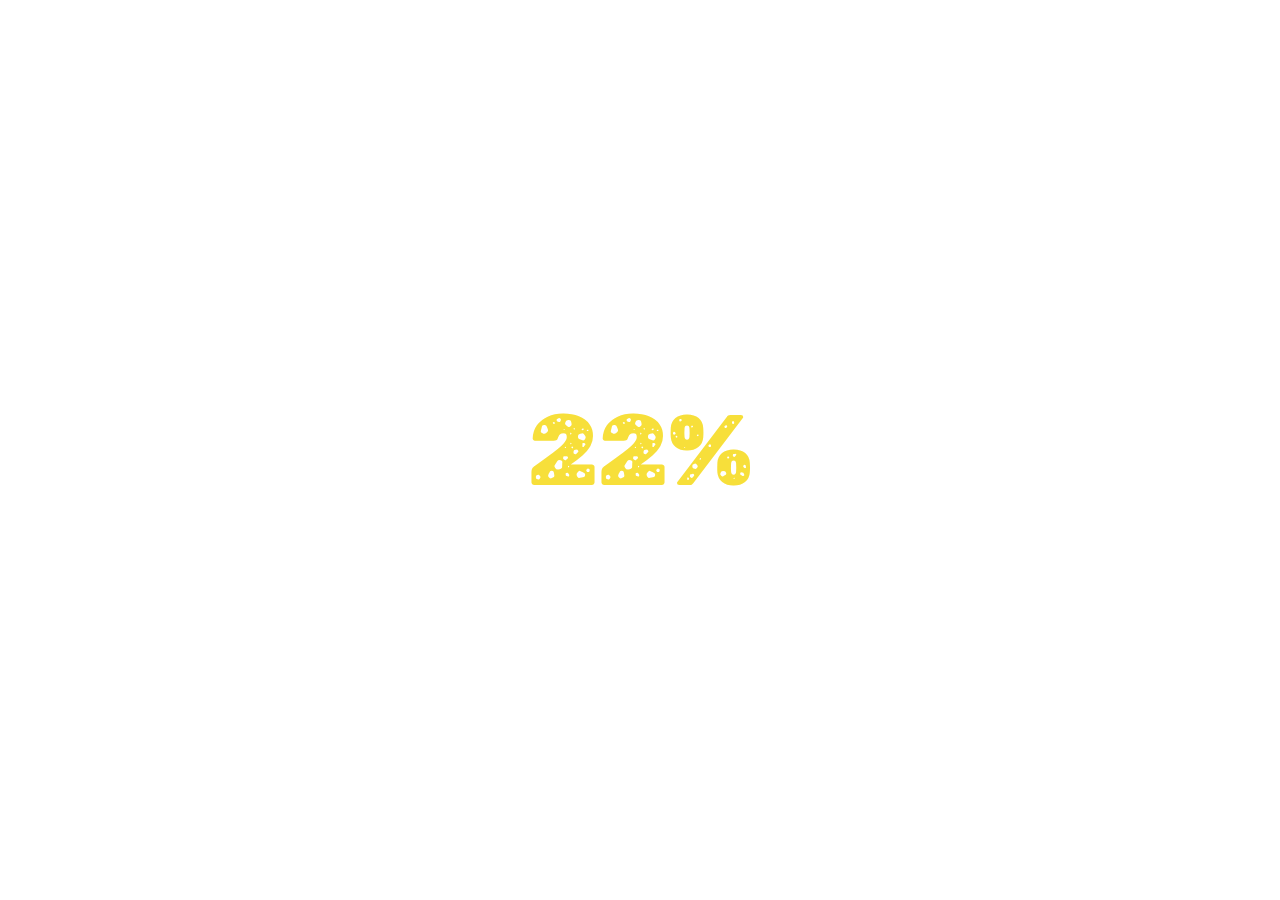
<file: Animasyonlu Yükleme Ekranı/index.html>
<!DOCTYPE html>
<html lang="en">
<head>
    <meta charset="UTF-8">
    <meta name="viewport" content="width=device-width, initial-scale=1.0">
    <title>Loading</title>
    <link rel="stylesheet" href="style.css">
</head>
<body>
    <section class="bg"></section>
    <div class="loading-text">0%</div>


    <script src="app.js"></script>
</body>
</html>
</file>
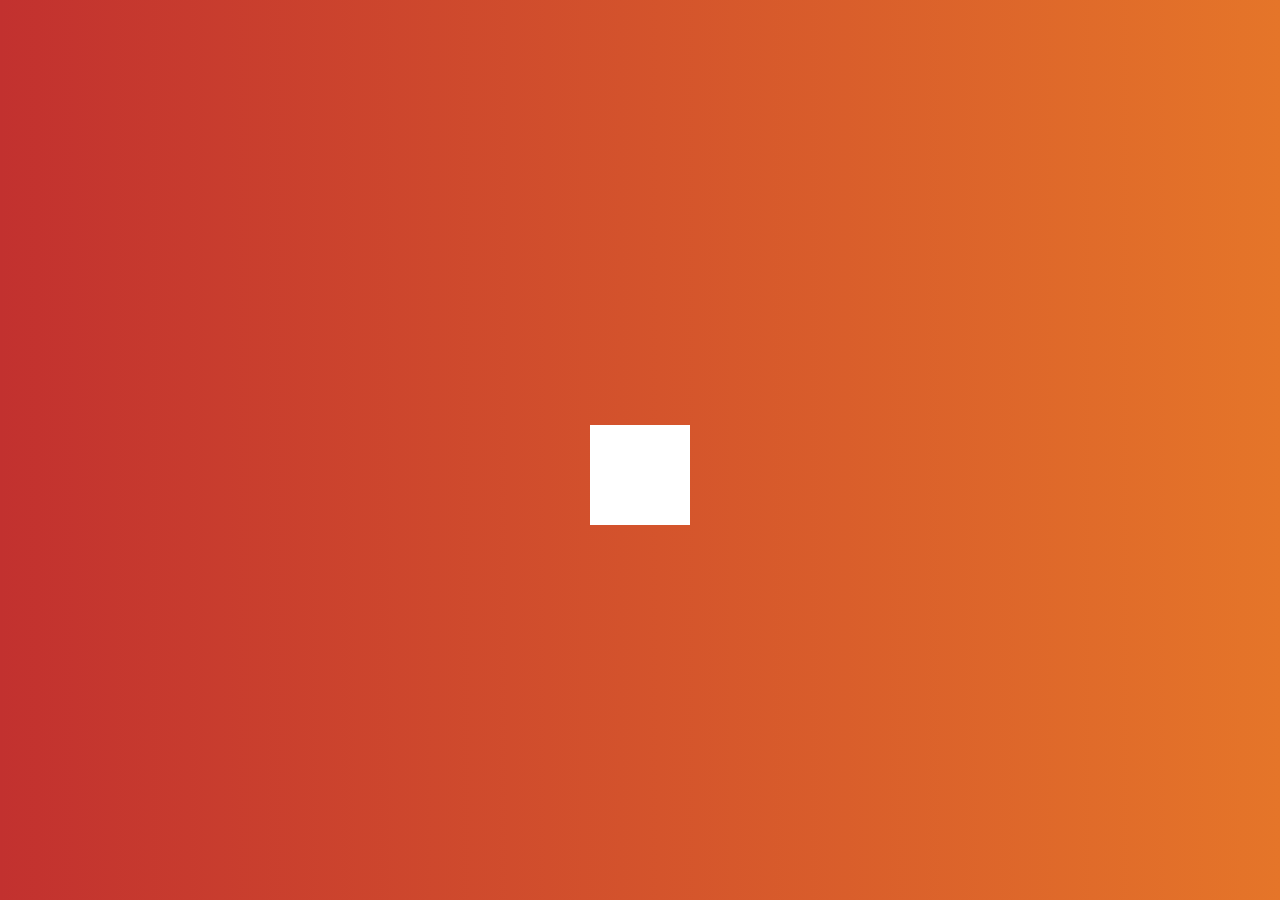
<file: Açılır Kapanır Search/index.html>
<!DOCTYPE html>
<html lang="en">
  <head>
    <meta charset="UTF-8" />
    <meta name="viewport" content="width=device-width, initial-scale=1.0" />
    <link rel="stylesheet" href="https://cdnjs.cloudflare.com/ajax/libs/font-awesome/6.5.1/css/all.min.css" integrity="sha512-DTOQO9RWCH3ppGqcWaEA1BIZOC6xxalwEsw9c2QQeAIftl+Vegovlnee1c9QX4TctnWMn13TZye+giMm8e2LwA==" crossorigin="anonymous" referrerpolicy="no-referrer" />
    <link rel="stylesheet" href="style.css" />
    <title>Hidden Search Widget</title>
  </head>
  <body>
    <div class="search">
        <input type="text" class="input" placeholder="Hızlı Arama..">
        <button class="btn">
            <i class="fa-brands fa-searchengin"></i>
        </button>
    </div>
    <script src="app.js"></script>
  </body>
</html>
</file>
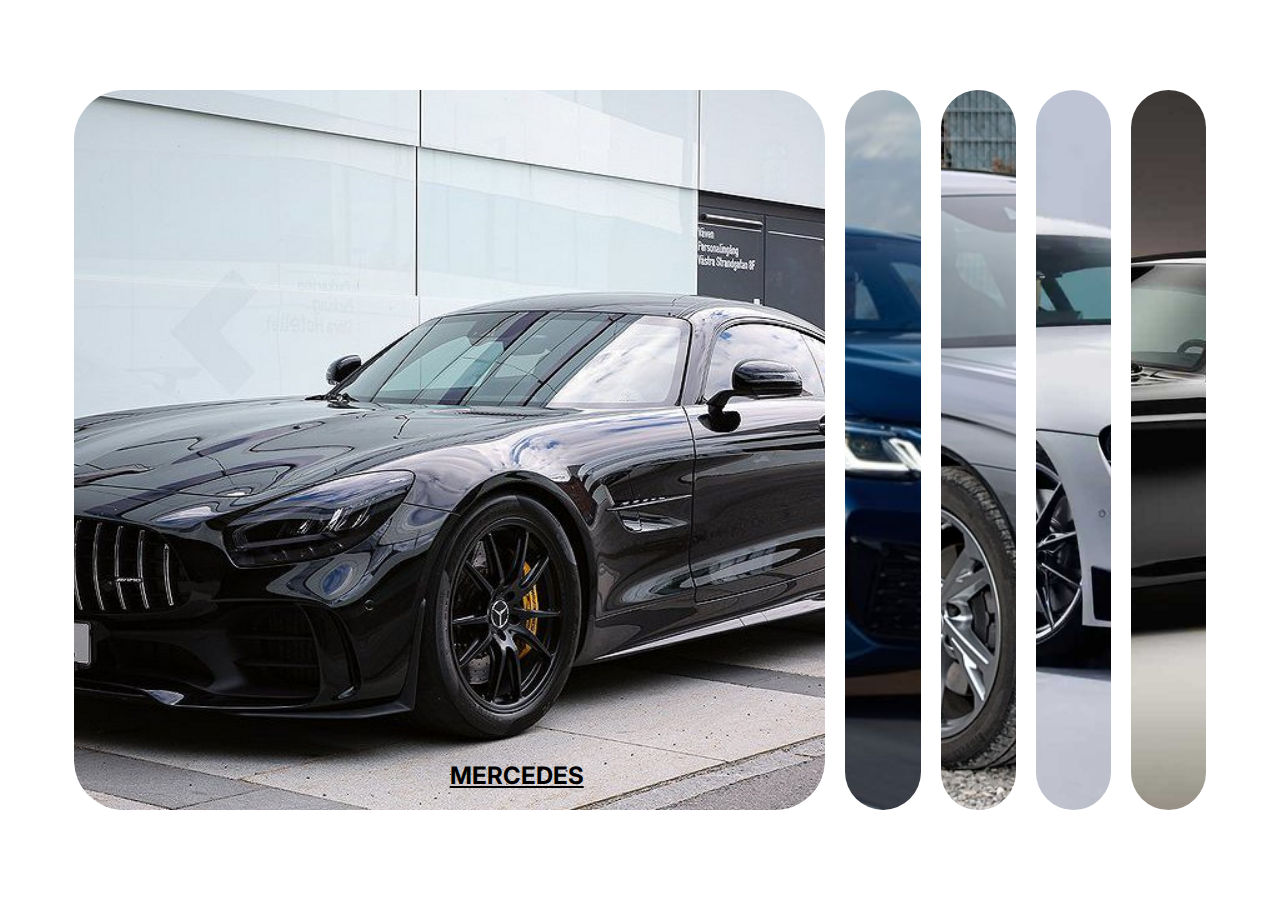
<file: açılır kart/index.html>
<!DOCTYPE html>
<html lang="en">
<head>
    <meta charset="UTF-8">
    <meta name="viewport" content="width=device-width, initial-scale=1.0">
    <link rel="stylesheet" href="style.css">
    <title>Document</title>
</head>
<body>
    <div class="container">
        <div class="panel active " style="background-image: url(mercedes.jpg);">
        <h3>MERCEDES</h3>
    </div>
        <div class="panel" style="background-image: url(bmw.jpg);">
            <h3>BMW</h3>
        </div>
        <div class="panel" style="background-image: url(audi.jpg);">
            <h3>AUDİ</h3>
        </div>
        <div class="panel" style="background-image: url(toyota-supra.jpg);">
            <h3>TOYOTA</h3>
        </div>
        <div class="panel" style="background-image: url(mustang.jpg);">
            <h3>FORD</h3>
        </div>
    </div>

    <script src="app.js"></script>
</body>
</html>
</file>
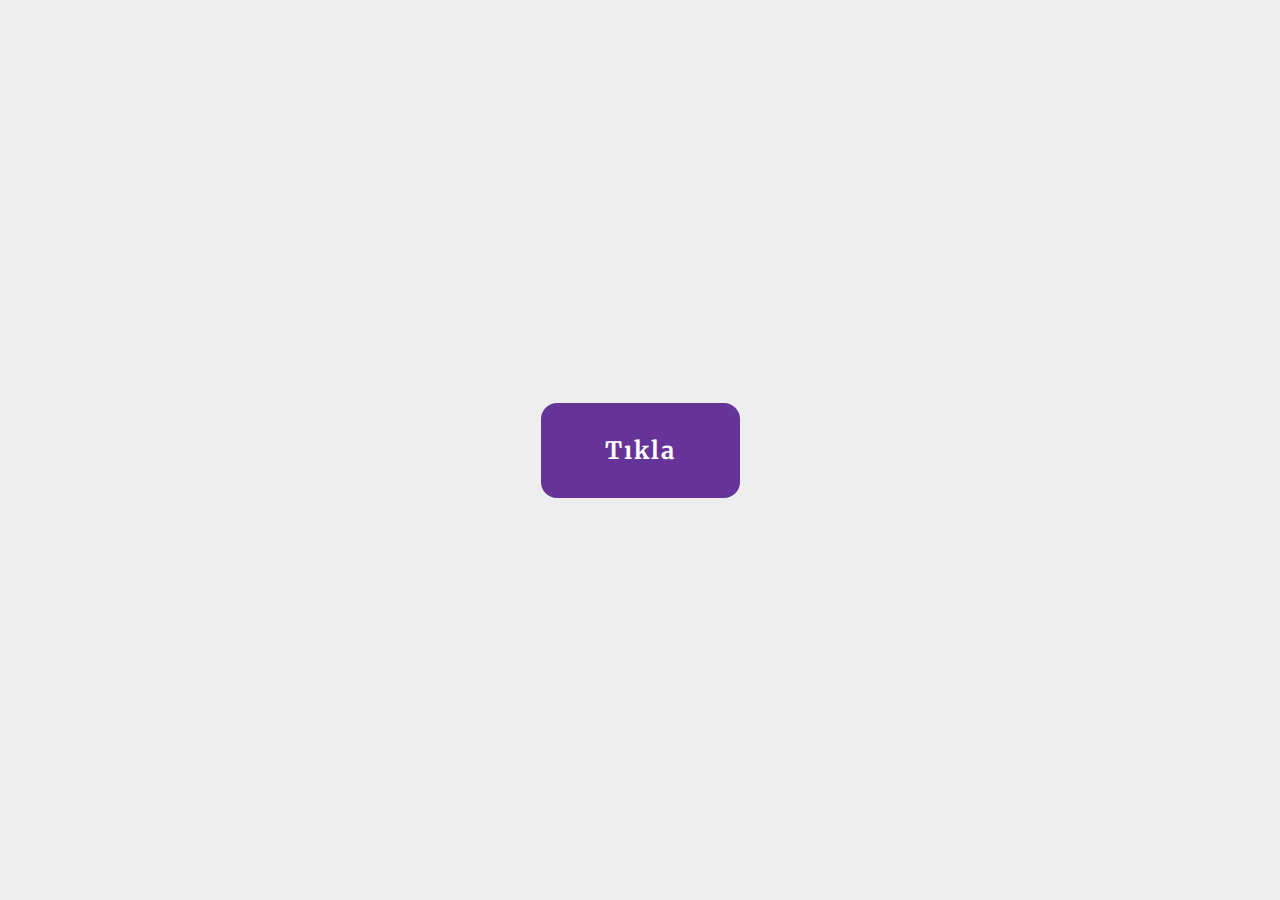
<file: button effect/index.html>
<!DOCTYPE html>
<html lang="en">
  <head>
    <meta charset="UTF-8" />
    <meta http-equiv="X-UA-Compatible" content="IE=edge" />
    <meta name="viewport" content="width=device-width, initial-scale=1.0" />
    <!--Custom CSS-->
    <link rel="stylesheet" href="style.css" />
    <!--JS-->
    <script src="app.js" defer></script>
    <title>Ripple Effect</title>
  </head>
  <body>
    <button class="ripple">
      Tıkla
      <!-- <span class="circle"></span> -->
    </button>
  </body>
</html>
</file>
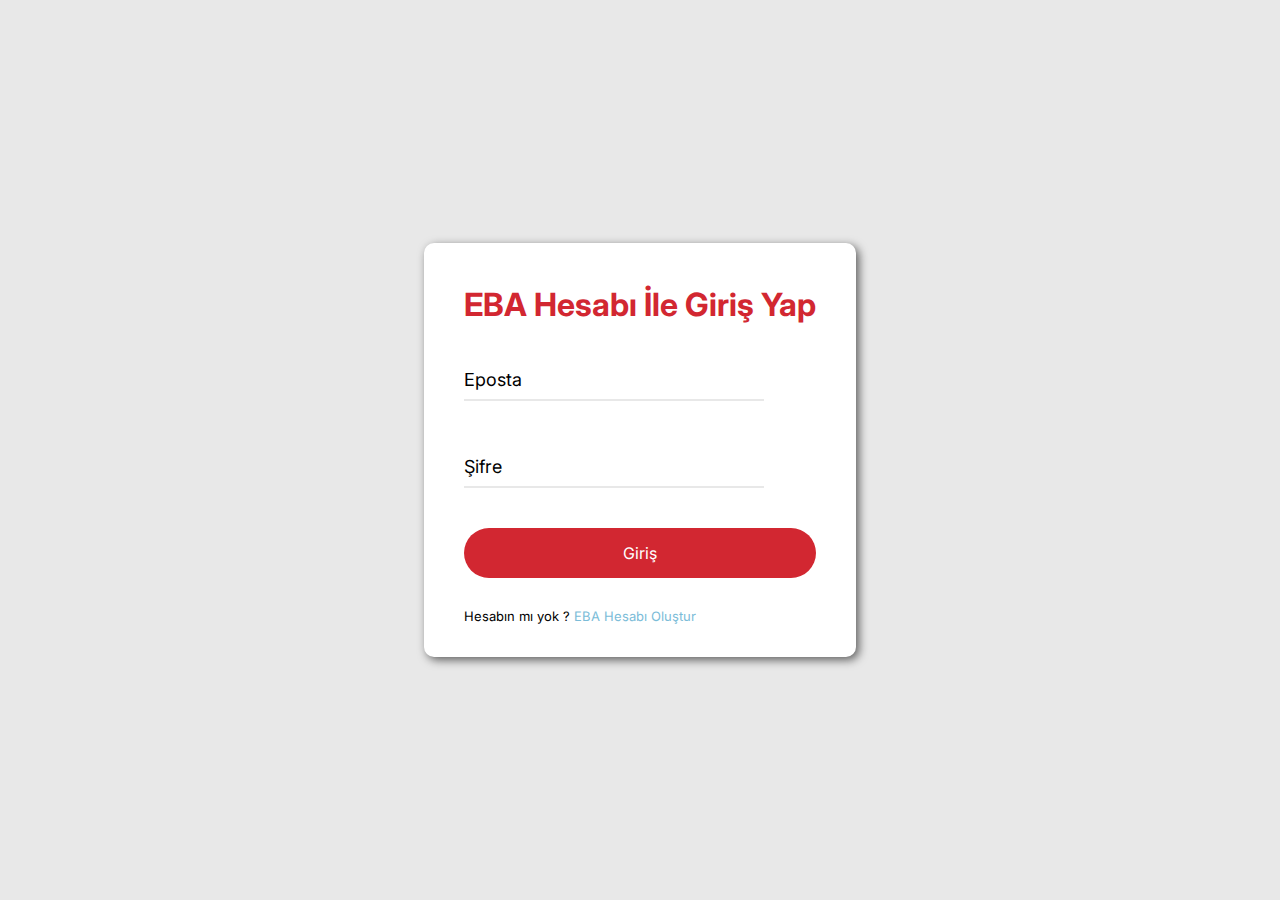
<file: Dalga Animasyonu/index.html>
<!DOCTYPE html>
<html lang="en">
<head>
    <meta charset="UTF-8">
    <meta name="viewport" content="width=device-width, initial-scale=1.0">
    <title>Dalga Animasyonu</title>
    <link rel="stylesheet" href="style.css">
</head>
<body>
     <div class="container">
        <h1>EBA Hesabı İle Giriş Yap</h1>
        <form>
            <div class="form-control">
                <input type="email" required />
                <label>Eposta</label>
                <!-- 
                    <label>
                        <span style ="transition-delay:.....ms">E</span>
                        <span style ="transition-delay:.....ms">p</span>
                        <span style ="transition-delay:.....ms">o</span>
                        <span style ="transition-delay:.....ms">s</span>
                        <span style ="transition-delay:.....ms">t</span>
                        <span style ="transition-delay:.....ms">a</span>
                    </label>
                 -->
            </div>
            <div class="form-control">
                <input type="password" required />
                <label>Şifre</label>
            </div>
            <button class="btn">Giriş</button>
            <p class="text">Hesabın mı yok ? <a href="#">EBA Hesabı Oluştur</a></p>
        </form>
     </div>
     


    <script src="app.js"></script>
</body>
</html>
</file>
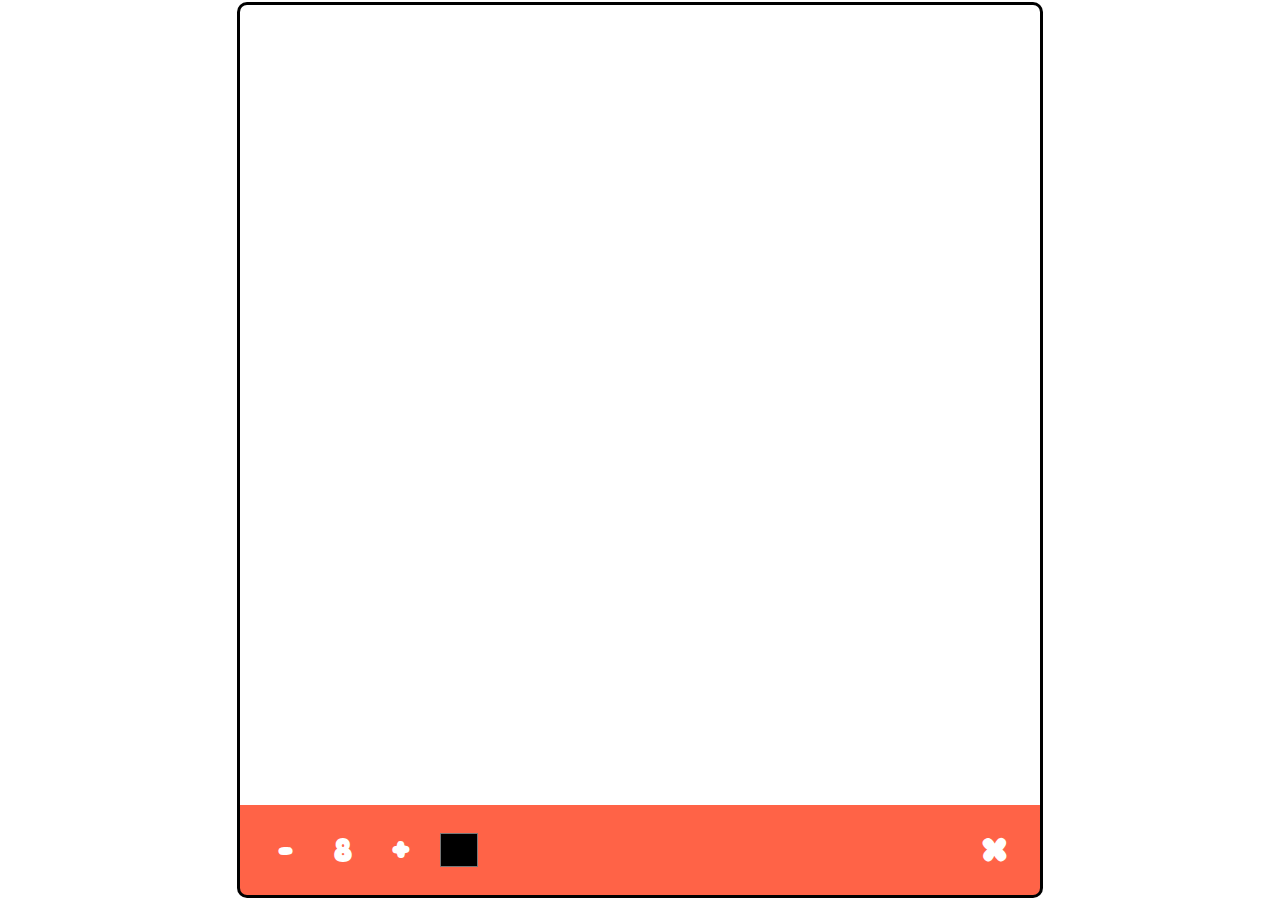
<file: Drawing App/index.html>
<!DOCTYPE html>
<html lang="en">
  <head>
    <meta charset="UTF-8" />
    <meta http-equiv="X-UA-Compatible" content="IE=edge" />
    <meta name="viewport" content="width=device-width, initial-scale=1.0" />
    <link rel="stylesheet" href="style.css" />
    <title>Çizim Uygulaması</title>
  </head>
  <body>
    <canvas id="canvas" width="800px" height="800px"></canvas>
    <div class="toolbar">
      <button id="decrease">-</button>
      <span id="size">8</span>
      <button id="increase">+</button>
      <input type="color" id="color" />
      <button id="clear">X</button>
    </div>
    <script src="app.js"></script>
  </body>
</html>
</file>
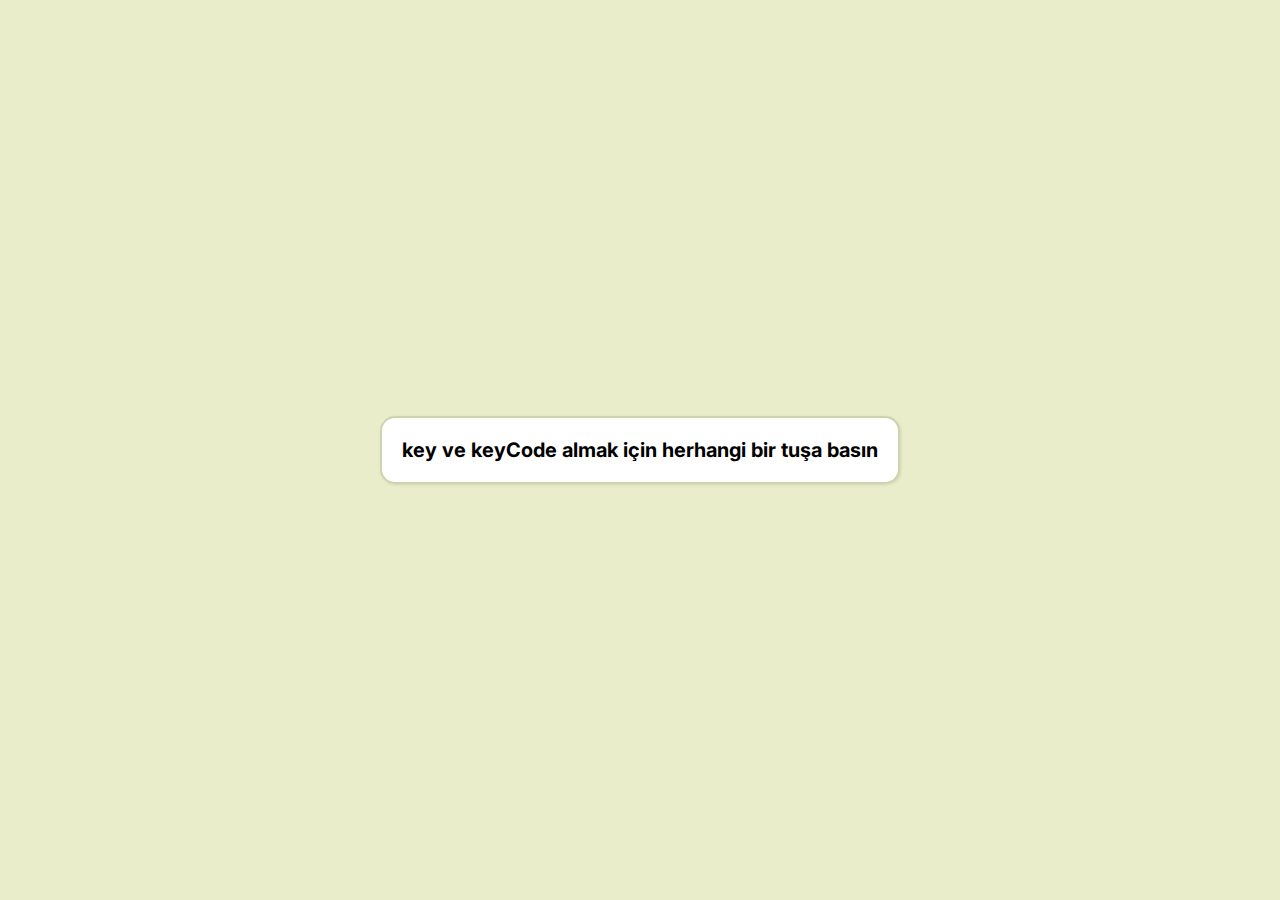
<file: Event Key/index.html>
<!DOCTYPE html>
<html lang="en">
  <head>
    <meta charset="UTF-8" />
    <meta http-equiv="X-UA-Compatible" content="IE=edge" />
    <meta name="viewport" content="width=device-width, initial-scale=1.0" />
    <link rel="stylesheet" href="style.css" />
    <title>Document</title>
  </head>
  <body>
    <div id="insert">
      <div class="key">key ve keyCode almak için herhangi bir tuşa basın</div>
      <!--
           <div class="key">
        a
        <small>event.key</small>
    </div>
    <div class="key">
        65
        <small>event.keyCode</small>
    </div>
    <div class="key">
        KeyA
        <small>event.code</small>
    </div>
      -->
    </div>

    <script src="app.js"></script>
  </body>
</html>
</file>
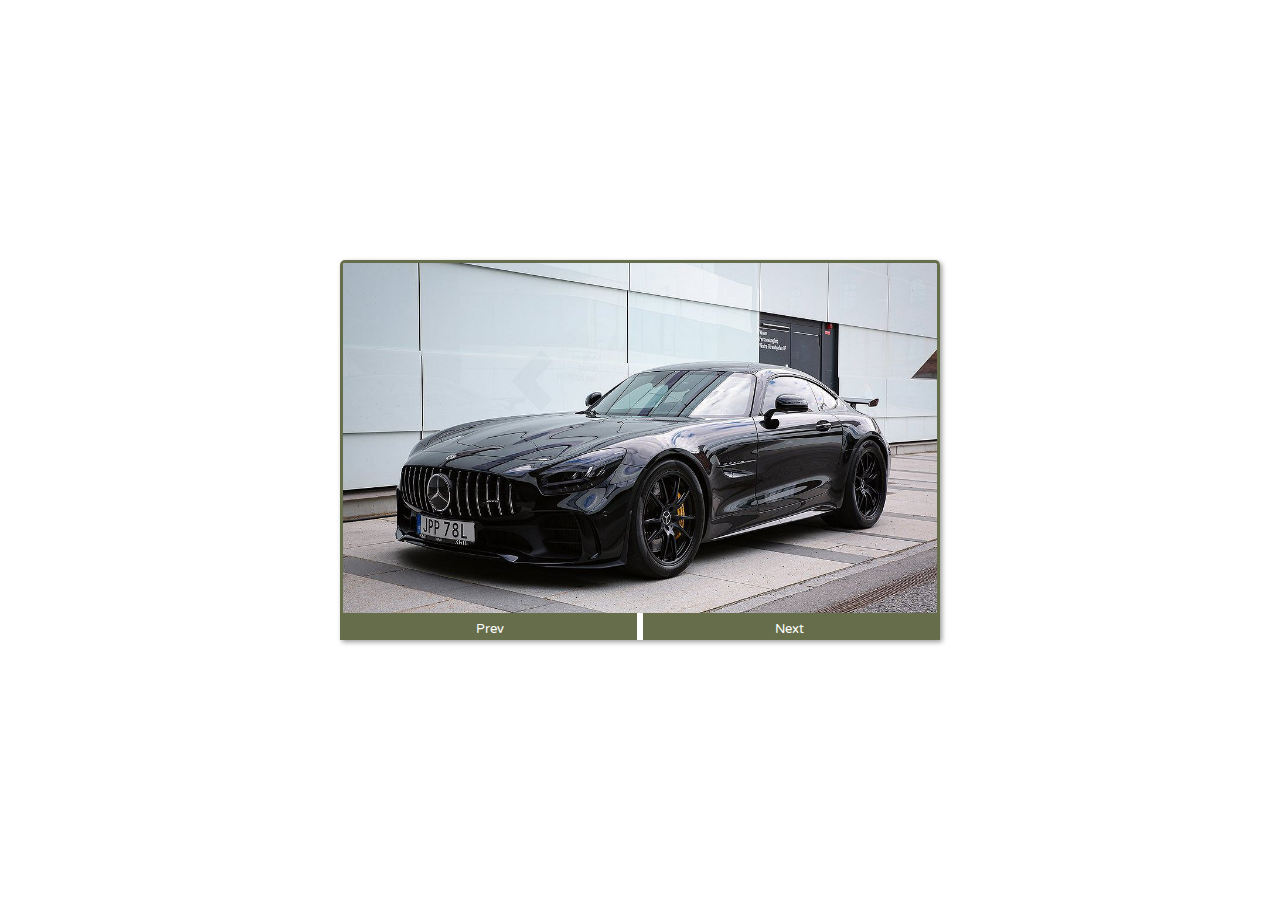
<file: Hareketli Görsel Vitrin/index.html>
<!DOCTYPE html>
<html lang="en">
<head>
    <meta charset="UTF-8">
    <meta name="viewport" content="width=device-width, initial-scale=1.0">
    <title>Hareketli Gmrsel Vitrin</title>
        <!--Font Awesome-->
        <link
        rel="stylesheet"
        href="https://cdnjs.cloudflare.com/ajax/libs/font-awesome/6.1.1/css/all.min.css"
        integrity="sha512-KfkfwYDsLkIlwQp6LFnl8zNdLGxu9YAA1QvwINks4PhcElQSvqcyVLLD9aMhXd13uQjoXtEKNosOWaZqXgel0g=="
        crossorigin="anonymous"
        referrerpolicy="no-referrer"
      />
    <link rel="stylesheet" href="style.css">
</head>
<body>
    <div class="carousel">
        <div class="image-container" id="images">
            <img src="image/mercedes.jpg" alt="Mercedes">
            <img src="image/bmw.jpg" alt="BMW">
            <img src="image/audi.jpg" alt="Audi">
            <img src="image/mustang.jpg" alt="Mustang">
        </div>
        <div class="buttons-container">
            <button class="button" id="prev">
                <i class="fa-solid fa-angles-left">

                </i> Prev</button>
                <button class="button" id="next">
                    Next <i class="fa-solid fa-angles-right">
                        
                    </i></button>

        </div>
    </div>

    <script src="app.js"></script>
</body>
</html>
</file>
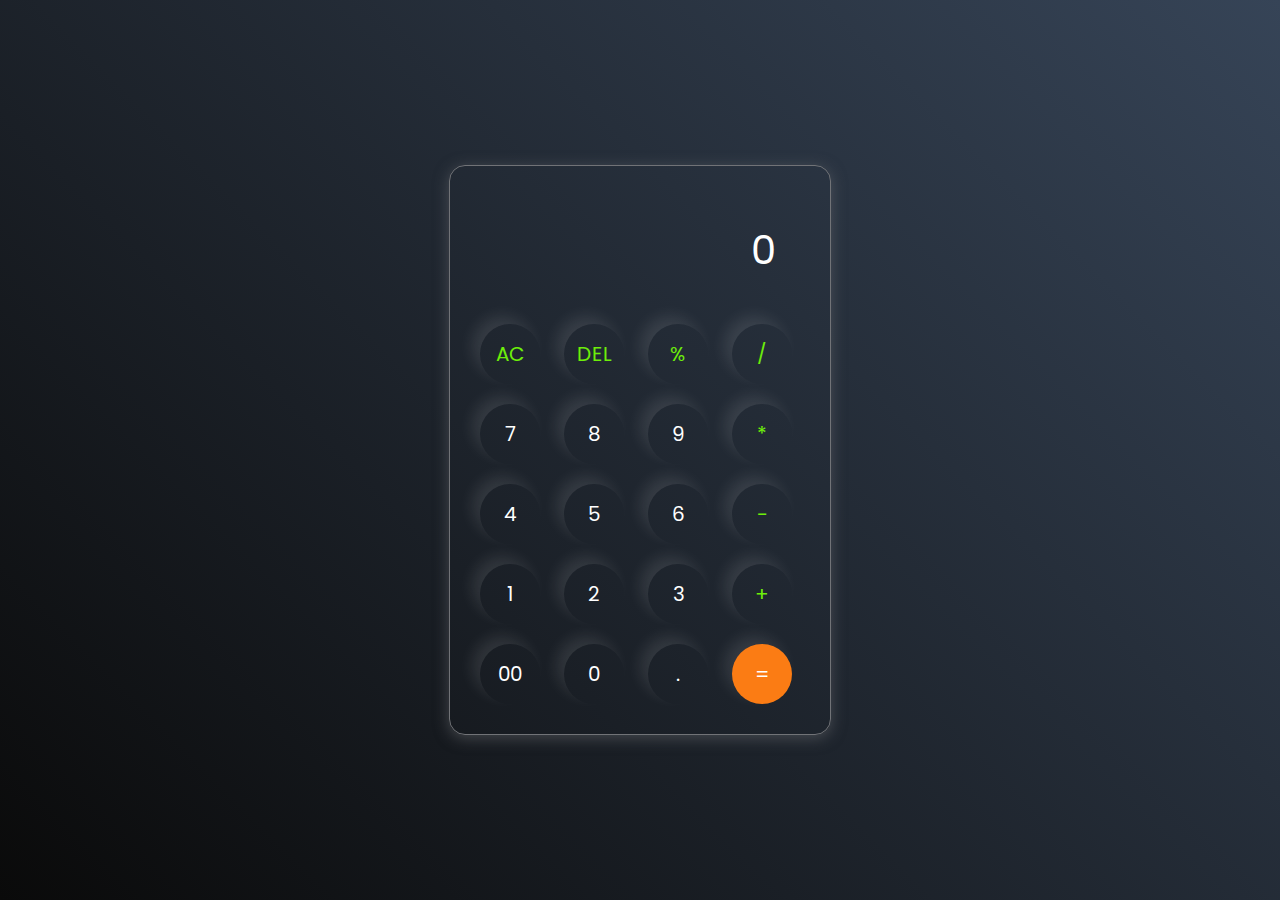
<file: Hesap Makinesi/index.html>
<!DOCTYPE html>
<html lang="en">
  <head>
    <meta charset="UTF-8" />
    <meta http-equiv="X-UA-Compatible" content="IE=edge" />
    <meta name="viewport" content="width=device-width, initial-scale=1.0" />
    <link rel="stylesheet" href="style.css" />
    <title>Calculator</title>
  </head>
  <body>
    <div class="container">
      <div class="calculator">
        <input type="text" id="inputBox" placeholder="0" />
        <div>
          <button class="button operator">AC</button>
          <button class="button operator">DEL</button>
          <button class="button operator">%</button>
          <button class="button operator">/</button>
        </div>
        <div>
          <button class="button">7</button>
          <button class="button">8</button>
          <button class="button">9</button>
          <button class="button operator">*</button>
        </div>
        <div>
          <button class="button">4</button>
          <button class="button">5</button>
          <button class="button">6</button>
          <button class="button operator">-</button>
        </div>
        <div>
          <button class="button">1</button>
          <button class="button">2</button>
          <button class="button">3</button>
          <button class="button operator">+</button>
        </div>

        <div>
          <button class="button">00</button>
          <button class="button">0</button>
          <button class="button">.</button>
          <button class="button equalBtn">=</button>
        </div>
      </div>
    </div>

    <script src="script.js"></script>
  </body>
</html>
</file>
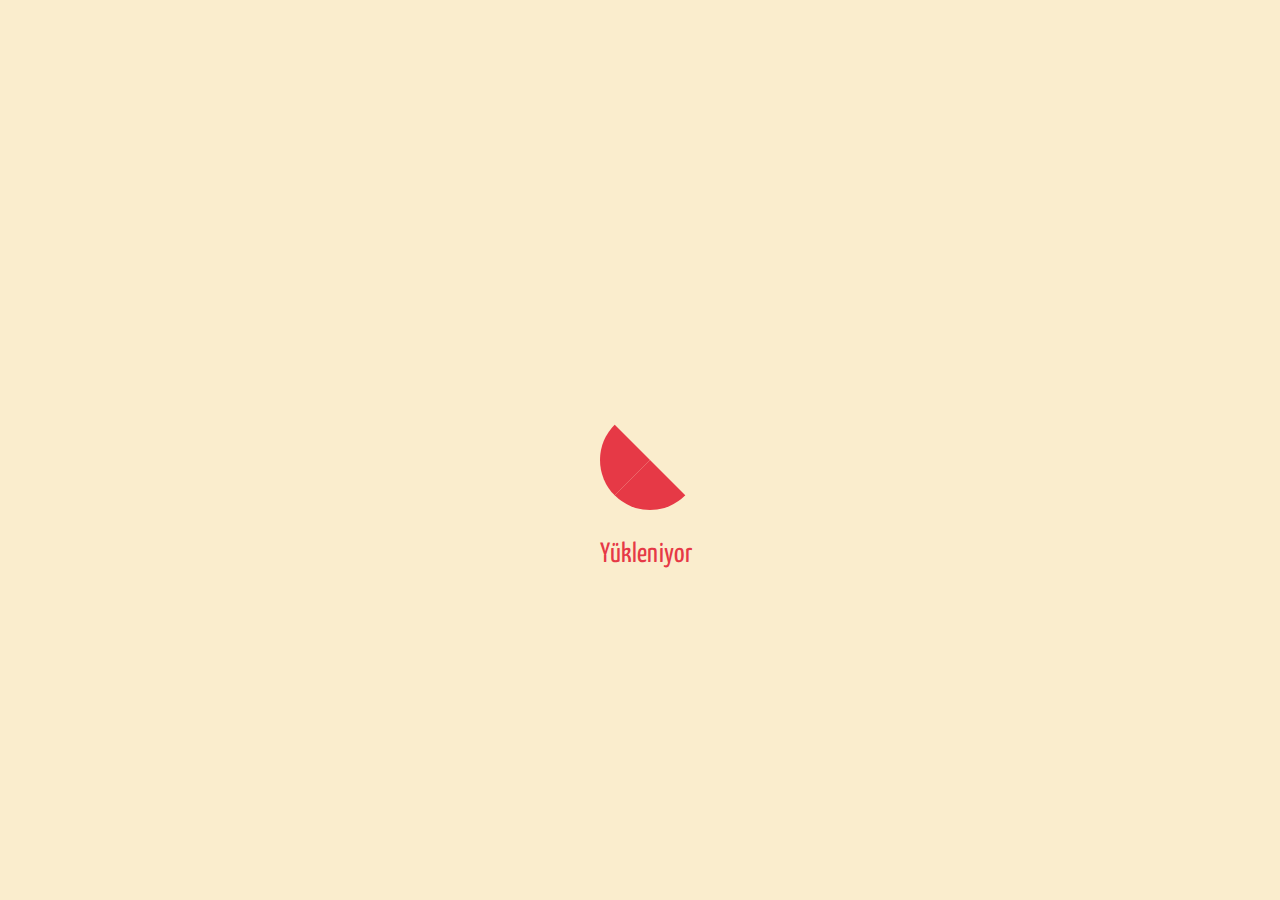
<file: Loading Ekranı/index.html>
<!DOCTYPE html>
<html lang="en">
  <head>
    <meta charset="UTF-8" />
    <meta http-equiv="X-UA-Compatible" content="IE=edge" />
    <meta name="viewport" content="width=device-width, initial-scale=1.0" />
    <link rel="stylesheet" href="style.css" />
    <title>Bekleme Ekranı</title>
  </head>
  <body>
    <div class="kinetic">
      <span>Yükleniyor</span>
    </div>
  </body>
</html>
</file>
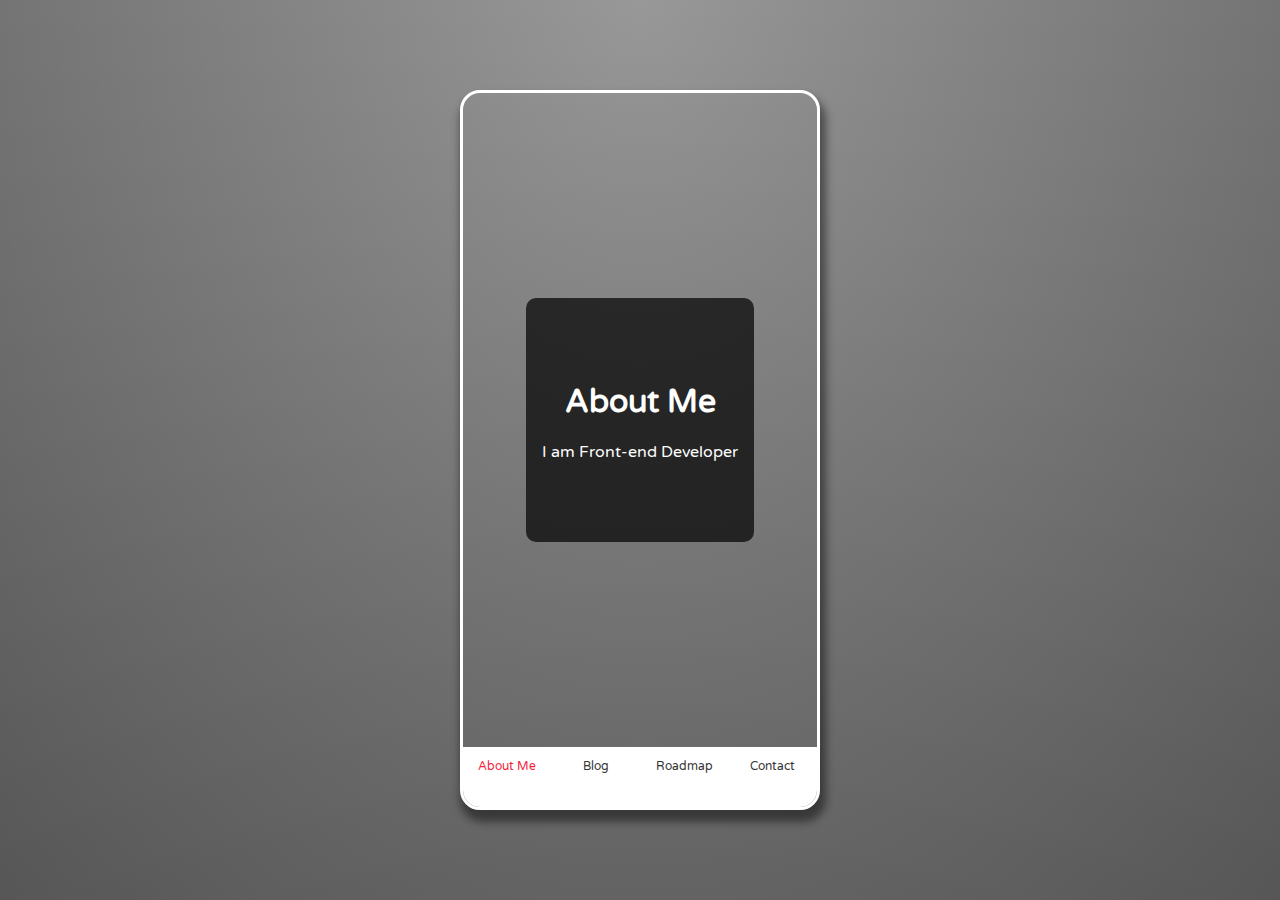
<file: Mobile Tab Navigation/index.html>
<!DOCTYPE html>
<html lang="en">
  <head>
    <meta charset="UTF-8" />
    <meta http-equiv="X-UA-Compatible" content="IE=edge" />
    <meta name="viewport" content="width=device-width, initial-scale=1.0" />
    <link
      rel="stylesheet"
      href="https://cdnjs.cloudflare.com/ajax/libs/font-awesome/6.1.1/css/all.min.css"
      integrity="sha512-KfkfwYDsLkIlwQp6LFnl8zNdLGxu9YAA1QvwINks4PhcElQSvqcyVLLD9aMhXd13uQjoXtEKNosOWaZqXgel0g=="
      crossorigin="anonymous"
      referrerpolicy="no-referrer"
    />
    <link rel="stylesheet" href="style.css" />
    <script src="app.js" defer></script>
    <title>Mobile Tab Navigation</title>
  </head>
  <body>
    <div class="phone">
      <div class="content show about">
        <div class="text">
          <h1>About Me</h1>
          <p>I am Front-end Developer</p>
        </div>
      </div>
      <div class="content blog">
        <div class="text">
          <h1>Blog</h1>
          <p>Here are my articles</p>
        </div>
      </div>
      <div class="content map">
        <div class="text">
          <h1>Roadmap</h1>
          <p>My life roadmap...</p>
        </div>
      </div>
      <div class="content contact">
        <div class="text">
          <h1>Contact</h1>
          <p>You can contact me using the links here</p>
        </div>
      </div>
      <nav>
        <ul>
          <li class="active">
            <i class="fa-solid fa-address-card"></i>
            <p>About Me</p>
          </li>
          <li>
            <i class="fa-brands fa-blogger"></i>
            <p>Blog</p>
          </li>
          <li>
            <i class="fa-solid fa-map"></i>
            <p>Roadmap</p>
          </li>
          <li>
            <i class="fa-solid fa-book-open-reader"></i>
            <p>Contact</p>
          </li>
        </ul>
      </nav>
    </div>
  </body>
</html>
</file>
<file: Animasyonlu Yükleme Ekranı/style.css>
@import url('https://fonts.googleapis.com/css2?family=Electrolize&family=Inter:wght@500&family=Rubik+Moonrocks&display=swap');

*{
 box-sizing: border-box;
}

body{
    font-family: 'Rubik Moonrocks', sans-serif;
    display: flex;
    justify-content: center;
    align-items: center;
    height: 100vh;
    margin: 0;
    overflow: hidden;

}

.bg{
    background: no-repeat center/cover url(https://wallpaperaccess.com/full/6549944.png);
    position: absolute;
    top: 0;
    left: 0;
    width: 100vw;
    height: 100vh;
    z-index: -1;
    filter: blur(0px);
}

.loading-text{
    color: #f5d703;
    font-size: 100px;
    
}
</file>
<file: Açılır Kapanır Search/style.css>
@import url('https://fonts.googleapis.com/css2?family=Electrolize&family=Inter:wght@500&display=swap');

*{
    box-sizing: border-box;
}

body{
    font-family: 'Inter', sans-serif;
    background-image: linear-gradient(90deg, #c2312f, #e57529);
    display: flex;
    justify-content: center;
    align-items: center;
    height: 100vh;
    margin: 0;
    overflow: hidden;
}


.search{
    position: relative;
    height: 50px;

}

.search .input{
    font-family: inherit;
    background-color: #fff;
    border: 0;
    font-size: 16px;
    padding: 15px;
    height: 100px;
    width: 100px;
    transition: width 0.3s ease;
}

.btn{
    background-color: #fff;
    color: #e33587;
    border: none;
    cursor: pointer;
    font-size: 24px;
    position: absolute;
    top: 0;
    left: 0;
    height: 100px;
    width: 100px;
    transition: transform 0.3s ease;

}

.input:focus, .btn:focus{
    outline: none;
}

.search.active .input{
    width: 400px;
}

.search.active .btn{
    transform: translateX(398px);
}
</file>
<file: açılır kart/style.css>
@import url('https://fonts.googleapis.com/css2?family=Inter:wght@700&display=swap');

*{
    box-sizing: border-box;
}

body{
    font-family: 'Inter', sans-serif;
    display: flex;
    align-items: center;
    justify-content: center;
    height: 100vh;
    margin: 0px;
    overflow: hidden;
}

.container{
    display: flex;
    width: 90vw;

}

.panel{

    background-size: auto 100%;
    background-position: center;
    background-repeat: no-repeat;
    height: 80vh;
    border-radius: 50px;
    cursor: pointer;
    flex: 0.5;
    margin: 10px;
    position: relative;
    transition: flex 0.7s ease-in;
}
.panel h3{
    color: black;
    font-size: 24px;
    position: absolute;
    bottom: 20px;
    left: 50%;
    margin: 0px;
    opacity: 0;

}

.panel.active{
    flex: 5;

}

.panel.active h3{
    text-decoration: underline;
    opacity: 1;
    transition: opacity 0.3s ease-in 0.4s;
}

/* responsive */
 @media (max-width: 600px){
    .container{
        width: 100vw;
    }

    .panel:nth-of-type(4),.panel:nth-of-type(5){
        display: none;
    }
       
 }
</file>
<file: button effect/style.css>
@import url('https://fonts.googleapis.com/css2?family=Merriweather:ital@1&display=swap');

body {
  font-family: 'Merriweather', serif;
  background-color: #eee;
  display: flex;
  justify-content: center;
  align-items: center;
  height: 100vh;
  margin: 0;
}

button {
  background-color: rebeccapurple;
  font-family: inherit;
  font-weight: bold;
  border: none;
  border-radius: 1rem;
  padding: 2rem 4rem;
  font-size: 1.5rem;
  color: #fff;
  letter-spacing: 2px;
  cursor: pointer;
  overflow: hidden;
  position: relative;
}

.button:focus {
  outline: none;
}

.circle {
  position: absolute;
  left: 6.5rem;
  background-color: #fff;
  width: 10rem;
  height: 10rem;
  border-radius: 50%;
  transform: translate(-50%, -50%) scale(0);
  animation: scale 0.5s ease-out;
}

@keyframes scale {
  to {
    transform: translate(-50%, -50%) scale(3);
    opacity: 0;
  }
}
</file>
<file: Dalga Animasyonu/style.css>
@import url('https://fonts.googleapis.com/css2?family=Electrolize&family=Inter&family=Rubik+Moonrocks&display=swap');

:root{
    --red-color: #d22731;

}

*{
    box-sizing: border-box;
}

/*  body */
body{
    font-family: 'Inter', sans-serif;
    background-color: #e8e8e8;
    display: flex;
    justify-content: center;
    align-items: center;
    height: 100vh;
    margin: 0;
    overflow: hidden;

}

.container{
    background-color: #fff;
    padding: 20px 40px;
    border-radius: 10px;
    box-shadow: 3px 3px 10px rgba(0, 0, 0, 0.6);
}

.container h1{
    color: var(--red-color);
    margin-bottom: 30px;
    text-align: center;

}

.container a{
    text-decoration: none;
    color: #7bbcd8;

}


.form-control{
    position: relative;
    margin: 20px 0 40px;
    width: 300px;

}

.form-control input{
    border: 0;
    border-bottom: 2px solid #e8e8e8;
    display: block;
    width: 100%;
    padding: 15px;
    color: #333;


}

.form-control input:focus, 
.form-control input:valid{
    outline: none;
    border-bottom-color: #999;
    font-size: 16px;
}


.btn{
    cursor: pointer;
    display: inline-block;
    width: 100%;
    background-color: var(--red-color);
    border: none;
    color: #fff;
    font-size: 16px;
    padding: 15px;
    border-radius: 25px;
    font-family: inherit;
}

.btn:focus{
    outline: none;
}

.btn:active{
    transform: scale(0.98);
}

.text{
    font-size: 13px;
    margin-top: 30px;

}

.text a:hover{
    text-shadow: 3px 3px 10px rgba(0, 0, 0, 0.3);
}

.form-control label{
    position: absolute;
    top: 15px;
    left: 0;

}

.form-control label span{
    display: inline-block;
    font-size: 18px;
    min-height: 5px;
    transition: 0.3s cubic-bezier(0.7, -0.6, 0.3, 1.55);
}

.form-control input:focus + label span,
.form-control input:valid + label span{
    color: #999;
    transform: translateY(-30px);
}
</file>
<file: Drawing App/style.css>
@import url('https://fonts.googleapis.com/css2?family=Sniglet&display=swap');

* {
  box-sizing: border-box;
}

body {
  font-family: 'Sniglet', cursive;
  display: flex;
  flex-direction: column;
  justify-content: center;
  align-items: center;
  height: 100vh;
  margin: 0;
}

canvas {
  border: 3px solid black;
  border-bottom: none;
  border-radius: 10px 10px 0 0;
}

.toolbar {
  background-color: tomato;
  display: flex;
  width: 806px;
  border-radius: 0 0 10px 10px;
  border: 3px solid black;
  border-top: none;
  padding: 1rem;
}

.toolbar > * {
  border: none;
  background-color: transparent;
  font-weight: bold;
  font-size: 2rem;
  font-family: inherit;
  color: #fff;
  display: inline-flex;
  align-items: center;
  justify-content: center;
  height: 50px;
  width: 50px;
  margin: 0.25rem;
  padding: 0.25rem;
  cursor: pointer;
  transition: color ease 0.5s;
}

.toolbar > *:last-child {
  margin-left: auto;
}

.toolbar button:active {
  transform: scale(0.9);
}

.toolbar button:hover {
  color: black;
}
</file>
<file: Event Key/style.css>
@import url('https://fonts.googleapis.com/css2?family=Inter:wght@600&display=swap');

* {
  box-sizing: border-box;
}

body {
  font-family: 'Inter', sans-serif;
  background-color: #e9edc9;
  display: flex;
  align-items: center;
  justify-content: center;
  text-align: center;
  height: 100vh;
  margin: 0;
}

.key {
  border: 2px solid #ccd5ae;
  background-color: #fff;
  box-shadow: 1px 1px 3px rgba(0, 0, 0, 0.1);
  display: inline-flex;
  align-items: center;
  font-size: 20px;
  padding: 20px;
  border-radius: 15px;
  flex-direction: column;
  margin: 10px;
  font-weight: bold;
  min-width: 150px;
  position: relative;
}

.key small {
  position: absolute;
  top: -24px;
  left: 0;
  text-align: center;
  width: 100%;
  color: #283618;
  font-size: 14px;
}
</file>
<file: Hareketli Görsel Vitrin/style.css>
@import url('https://fonts.googleapis.com/css2?family=Varela+Round&display=swap');

* {
  box-sizing: border-box;
}

body {
  font-family: 'Varela Round', sans-serif;
  display: flex;
  justify-content: center;
  align-items: center;
  height: 100vh;
  margin: 0;
}

img{
    width: 600px;
    height: 350px;
}

.carousel{
    box-shadow: rgba(0, 0, 0, 0.4) 2px 2px 5px;
    height: 380px;
    width: 600px;
    overflow: hidden;
    border: 3px solid #656d4a;
    border-bottom: none;
    border-radius: 5px 5px 0 0;
}

.image-container{
display: flex;
transform: translateX(0px);
transition: transform 0.5s ease-in-out;
}

.buttons-container{
    display: flex;
    justify-content: space-between;

}

.button{
    width: 49.5%;
    border: none;
    background-color: #656d4a;
    color: white;
    padding: 0.5rem;
    font-family: inherit;
    cursor: pointer;
}

.button:hover{
    opacity: 0.9;
}
.button:focus{
    outline: none;
}
</file>
<file: Hesap Makinesi/style.css>
@import url('https://fonts.googleapis.com/css2?family=Poppins:wght@500&display=swap');

*{
    margin: 0;
    padding: 0;
    box-sizing: border-box;
    font-family: 'Poppins', sans-serif;
}

body{
    width: 100%;
    height: 100vh;
    display: flex;
    justify-content: center;
    align-items: center;
    background: linear-gradient(45deg, #0a0a0a, #364457);
}

.calculator{
    border: 1px solid #717377;
    padding: 20px;
    border-radius: 16px;
    background: transparent;
    box-shadow: 0px 3px 15px rgba(113, 115, 119, 0.5);

}

input{
    width: 320px;
    border: none;
    padding: 24px;
    margin: 10px;
    background: transparent;
    box-shadow: 0px 3px 15px rgbs(84, 84, 84, 0.1);
    font-size: 40px;
    text-align: right;
    cursor: pointer;
    color: #ffffff;
}

input::placeholder{
    color: #ffffff;
}

button{
    border: none;
    width: 60px;
    height: 60px;
    margin: 10px;
    border-radius: 50%;
    background: transparent;
    color: #ffffff;
    font-size: 20px;
    box-shadow: -8px -8px 15px rgba(255, 255, 255, 0.1);
    cursor: pointer;
}

.equalBtn{
    background-color: #fb7c14;
}

.operator{
    color: #6dee0a;
}
</file>
<file: Loading Ekranı/style.css>
@import url('https://fonts.googleapis.com/css2?family=Yanone+Kaffeesatz:wght@600&display=swap');

* {
  box-sizing: border-box;
}

body {
  font-family: 'Yanone Kaffeesatz', sans-serif;
  background-color: #faedcd;
  color: #e63946;
  font-size: 28px;
  display: flex;
  align-items: center;
  justify-content: center;
  height: 100vh;
  margin: 0;
  overflow: hidden;
}

.kinetic {
  position: relative;
  height: 80px;
  width: 80px;
}

.kinetic::after,
.kinetic::before {
  content: '';
  position: absolute;
  top: 0;
  left: 0;
  width: 0;
  height: 0;
  border: 50px solid transparent;
  border-radius: 50%;
  border-bottom-color: #e63946;
  animation: rotateA 2s linear infinite 0.5s;
}

.kinetic::before {
  transform: rotate(90deg);
  animation: rotateB 2s linear infinite;
}

@keyframes rotateA {
  0%,
  25% {
    transform: rotate(0deg);
  }

  50%,
  75% {
    transform: rotate(180deg);
  }

  100% {
    transform: rotate(360deg);
  }
}

@keyframes rotateB {
  0%,
  25% {
    transform: rotate(90deg);
  }

  50%,
  75% {
    transform: rotate(270deg);
  }

  100% {
    transform: rotate(450deg);
  }
}

span {
  position: absolute;
  top: 130px;
}
</file>
<file: Mobile Tab Navigation/style.css>
@import url('https://fonts.googleapis.com/css2?family=Varela+Round&display=swap');

* {
  box-sizing: border-box;
}

body {
  background: linear-gradient(
      to bottom,
      rgba(255, 255, 255, 0.15) 0%,
      rgba(0, 0, 0, 0.15) 100%
    ),
    radial-gradient(
        at top center,
        rgba(255, 255, 255, 0.4) 0%,
        rgba(0, 0, 0, 0.4) 120%
      )
      #989898;
  background-blend-mode: multiply, multiply;
  font-family: 'Varela Round', sans-serif;
  display: flex;
  justify-content: center;
  align-items: center;
  height: 100vh;
  margin: 0;
}

.phone {
  position: relative;
  overflow: hidden;
  border: 3px solid #fff;
  box-shadow: rgba(0, 0, 0, 0.45) 3px 9px 9px 3px;
  border-radius: 20px;
  height: 720px;
  width: 360px;
}

.phone .content {
  position: absolute;
  top: 0;
  left: 0;
  display: flex;
  align-items: center;
  justify-content: center;
  flex-direction: column;
  text-align: center;
  height: calc(100% - 60px);
  width: 100%;
  opacity: 0;
  transition: opacity 0.4s ease;
}

.phone .content.about {
  background-image: url(https://images.unsplash.com/photo-1480074568708-e7b720bb3f09?ixlib=rb-1.2.1&ixid=eyJhcHBfaWQiOjEyMDd9&auto=format&fit=crop&w=1053&q=80);
}

.phone .content.blog {
  background-image: url(https://images.unsplash.com/photo-1454165804606-c3d57bc86b40?ixlib=rb-1.2.1&ixid=eyJhcHBfaWQiOjEyMDd9&auto=format&fit=crop&w=1050&q=80);
}

.phone .content.map {
  background-image: url(https://images.unsplash.com/photo-1471107340929-a87cd0f5b5f3?ixlib=rb-1.2.1&ixid=eyJhcHBfaWQiOjEyMDd9&auto=format&fit=crop&w=1266&q=80);
}

.phone .content.contact {
  background-image: url(https://images.unsplash.com/photo-1522202176988-66273c2fd55f?ixlib=rb-1.2.1&ixid=eyJhcHBfaWQiOjEyMDd9&auto=format&fit=crop&w=1351&q=80);
}

.phone .content.show {
  opacity: 1;
}

.phone .content .text {
  background: rgba(0, 0, 0, 0.7);
  color: #fff;
  padding: 4rem 1rem;
  border-radius: 10px;
}

nav {
  position: absolute;
  bottom: 0;
  left: 0;
  margin-top: -5px;
  width: 100%;
}

nav ul {
  background-color: #fff;
  color: #333;
  list-style-type: none;
  display: flex;
  margin: 0;
  padding: 0;
  height: 60px;
}

nav li {
  cursor: pointer;
  flex: 1;
  padding: 10px;
  text-align: center;
}

nav ul li p {
  font-size: 12px;
  margin: 2px 0;
}

nav ul li:hover,
nav ul li.active {
  color: #ef233c;
}
</file>
